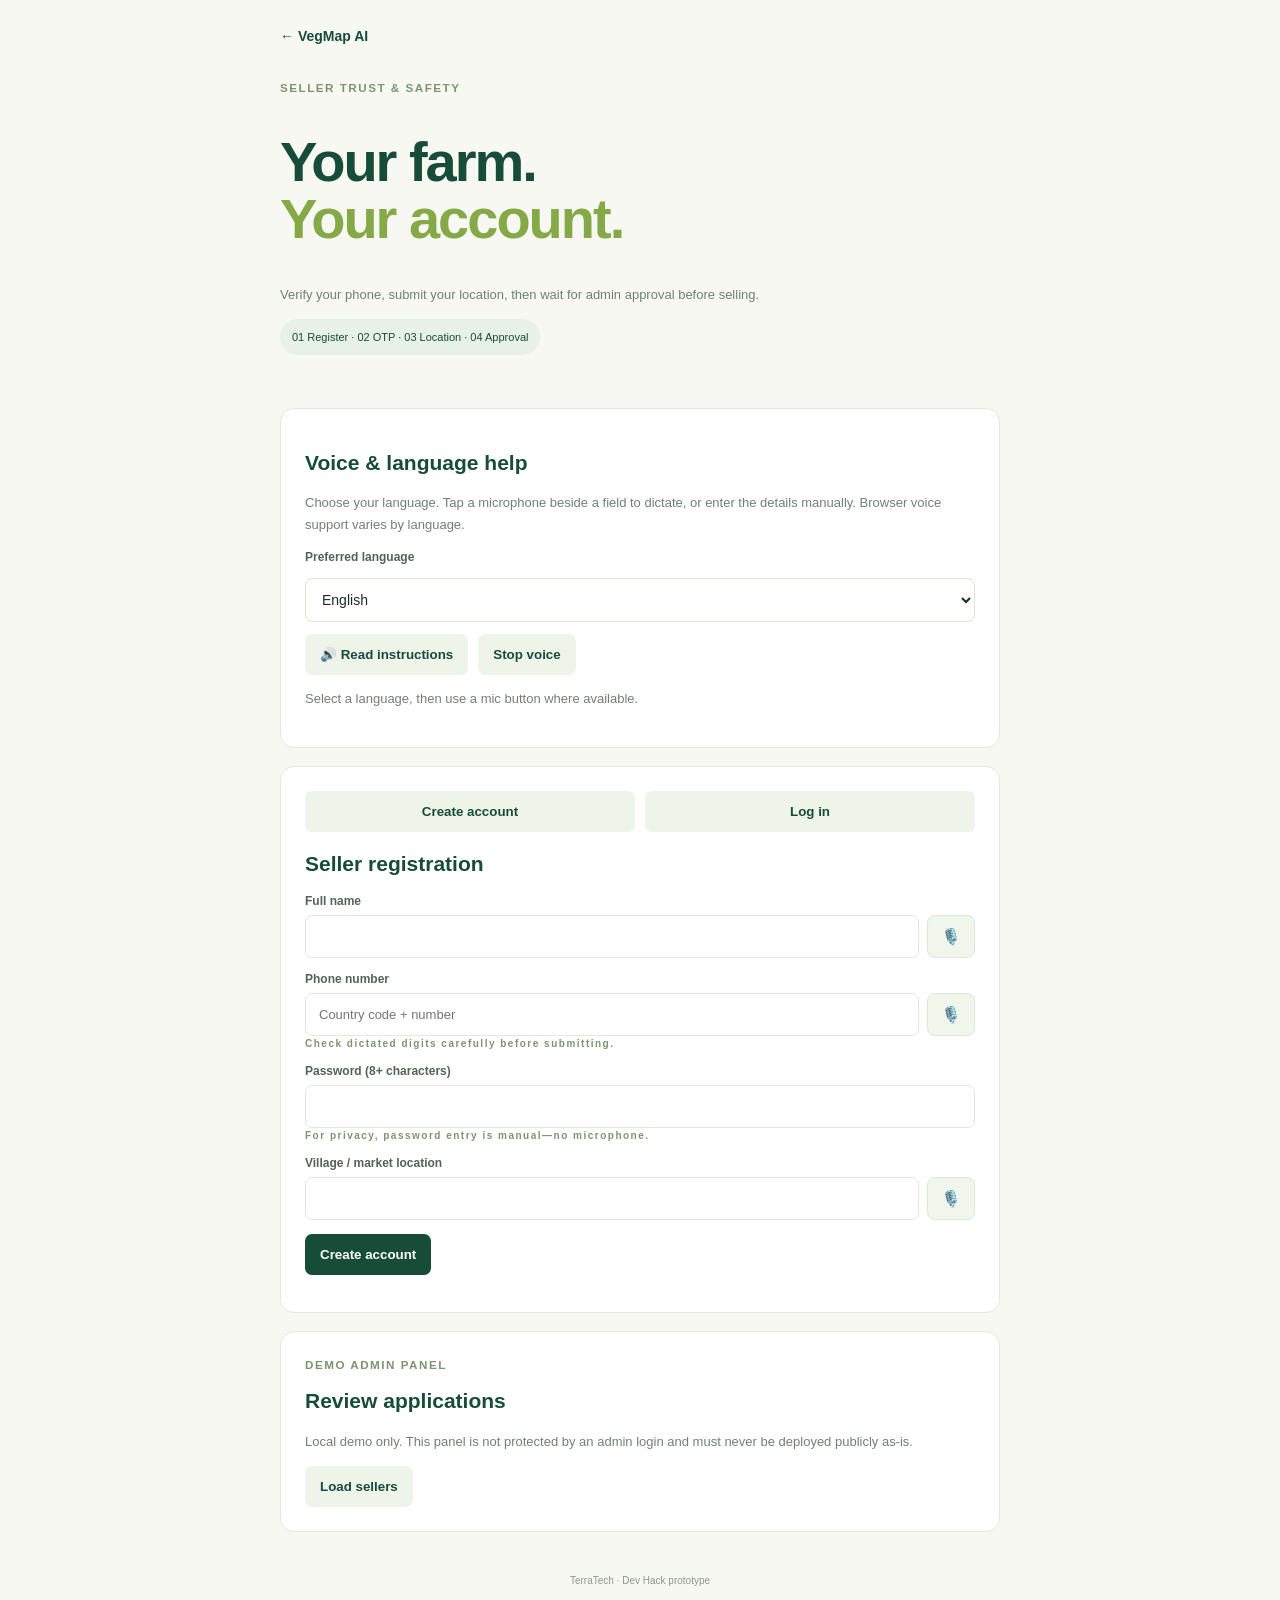
<file: seller.html>
<!doctype html><html><head><meta charset="utf-8"><meta name="viewport" content="width=device-width,initial-scale=1"><title>Seller Security | VegMap AI</title><link rel="stylesheet" href="/seller.css"></head><body><main><a href="/">← VegMap AI</a><header><small>SELLER TRUST & SAFETY</small><h1>Your farm.<br><em>Your account.</em></h1><p>Verify your phone, submit your location, then wait for admin approval before selling.</p><div class="steps">01 Register · 02 OTP · 03 Location · 04 Approval</div></header><section class="panel voice-panel">
<h2>Voice & language help</h2>
<p>Choose your language. Tap a microphone beside a field to dictate, or enter the details manually. Browser voice support varies by language.</p>
<label for="voiceLanguage">Preferred language</label>
<select id="voiceLanguage" class="language-select">
<option value="en-IN">English</option><option value="kn-IN">Kannada</option><option value="ml-IN">Malayalam</option><option value="hi-IN">Hindi</option><option value="tcy-IN">Tulu (experimental; may not be supported)</option>
</select>
<div class="voice-actions"><button type="button" class="secondary" id="speakHelp">🔊 Read instructions</button><button type="button" class="secondary" id="stopSpeech">Stop voice</button></div>
<p id="voiceMsg" aria-live="polite">Select a language, then use a mic button where available.</p>
</section>
<section class="panel" id="auth"><div class="tabs"><button data-tab="register">Create account</button><button data-tab="login">Log in</button></div><form id="register"><h2>Seller registration</h2><label>Full name<div class="input-with-mic"><input id="name" autocomplete="name" required><button type="button" class="mic" data-mic="name" aria-label="Dictate full name">🎙️</button></div></label>
<label>Phone number<div class="input-with-mic"><input id="phone" inputmode="tel" autocomplete="tel" required placeholder="Country code + number"><button type="button" class="mic" data-mic="phone" aria-label="Dictate phone number">🎙️</button></div><small>Check dictated digits carefully before submitting.</small></label>
<label>Password (8+ characters)<input id="password" type="password" minlength="8" autocomplete="new-password" required><small>For privacy, password entry is manual—no microphone.</small></label>
<label>Village / market location<div class="input-with-mic"><input id="regloc" autocomplete="address-level2" required><button type="button" class="mic" data-mic="regloc" aria-label="Dictate village or market location">🎙️</button></div></label><button class="primary">Create account</button></form><form id="login" hidden><h2>Welcome back</h2><label>Phone<div class="input-with-mic"><input id="lphone" autocomplete="tel" required><button type="button" class="mic" data-mic="lphone" aria-label="Dictate phone number">🎙️</button></div></label><label>Password<input id="lpass" type="password" required></label><button class="primary">Log in</button></form><p id="message"></p></section><section class="panel" id="otpPanel" hidden><h2>Verify phone</h2><p>Demo only: the code is shown on screen because SMS is not connected.</p><button class="primary" id="requestOtp">Generate demo OTP</button><label>6-digit OTP<input id="otp" inputmode="numeric" maxlength="6"></label><button class="primary" id="verifyOtp">Verify phone</button><p id="otpMsg"></p></section><section class="panel" id="locPanel" hidden><h2>Location check</h2><label>Declared village / market<input id="declared"></label><button class="secondary" id="getGps">📍 Use my device location</button><p id="gpsMsg" aria-live="polite">GPS not captured. Your browser will ask permission when you tap the button.</p>
<details class="manual-coords"><summary>GPS unavailable? Enter coordinates manually</summary><p>Enter coordinates from a trusted map. Manual coordinates are not proof of farm ownership.</p><div class="coord-grid"><label>Latitude<input id="manualLat" type="number" step="any" min="-90" max="90" placeholder="e.g. 12.9"></label><label>Longitude<input id="manualLon" type="number" step="any" min="-180" max="180" placeholder="e.g. 74.8"></label></div><button type="button" class="secondary" id="useManual">Use these coordinates</button></details>
<button class="primary" id="submitLoc">Submit location for review</button><p id="locMsg"></p></section><section class="panel" id="statusPanel" hidden><h2 id="statusTitle">Application status</h2><p id="statusText"></p><button class="secondary" id="logout">Log out</button></section>
<section class="panel" id="listingPanel" hidden><small>SELLER MARKETPLACE</small><h2>Add a vegetable listing</h2><p>Enter the vegetable, price, available quantity and your market location.</p><form id="listingForm"><label>Shop / farm name<div class="input-with-mic"><input id="shopName" required placeholder="e.g. Green Valley Farm"><button type="button" class="mic" data-mic="shopName" aria-label="Dictate shop name">🎙️</button></div></label><label>Contact number<input id="shopPhone" inputmode="tel" autocomplete="tel" required placeholder="Seller contact number"><small>This number will be shown to buyers on the listing.</small></label><label>Vegetable name<div class="input-with-mic"><input id="vegName" required placeholder="e.g. Tomato"><button type="button" class="mic" data-mic="vegName" aria-label="Dictate vegetable name">🎙️</button></div></label><div class="coord-grid"><label>Price (₹ per unit)<input id="vegPrice" type="number" min="0" step="0.01" required placeholder="e.g. 30"></label><label>Quantity available<input id="vegQuantity" type="number" min="0.01" step="0.01" required placeholder="e.g. 20"></label></div><label>Unit<select id="vegUnit"><option value="kg">kg</option><option value="g">g</option><option value="piece">piece</option><option value="bunch">bunch</option><option value="bag">bag</option></select></label><label>Village / market location<div class="input-with-mic"><input id="vegLocation" required placeholder="e.g. Moodbidri"><button type="button" class="mic" data-mic="vegLocation" aria-label="Dictate listing location">🎙️</button></div></label><button class="primary" type="submit">Publish vegetable</button><p id="listingMsg" aria-live="polite"></p></form><h3>Listings on VegMap</h3><div id="myListings"></div></section><section class="panel"><small>DEMO ADMIN PANEL</small><h2>Review applications</h2><p>Local demo only. This panel is not protected by an admin login and must never be deployed publicly as-is.</p><button class="secondary" id="load">Load sellers</button><div id="queue"></div></section><footer>TerraTech · Dev Hack prototype</footer></main><script src="/seller.js"></script></body></html>
</file>
<file: seller.css>
*{box-sizing:border-box}body{margin:0;background:#f8f8f2;color:#1d2b24;font:14px Arial,sans-serif}main{max-width:720px;width:calc(100% - 30px);margin:28px auto}a{color:#174c38;text-decoration:none;font-weight:bold}header{padding:35px 0}small{letter-spacing:1.5px;color:#7e946e;font-weight:bold}h1{font-size:56px;line-height:1.02;letter-spacing:-2px;color:#174c38}em{color:#85a947;font-style:normal}header p,.panel p{color:#718077;line-height:1.7;font-size:13px}.steps{display:inline-block;background:#e7f1e8;border-radius:25px;padding:12px;color:#174c38;font-size:11px}.panel{background:white;border:1px solid #e2e9df;border-radius:14px;padding:24px;margin:18px 0}h2{color:#174c38}label{display:block;font-size:12px;color:#526457;font-weight:bold;margin:14px 0}input{display:block;width:100%;margin-top:7px;border:1px solid #e1e8df;border-radius:7px;padding:13px;font-size:13px}.primary,.secondary,.tabs button{border:0;border-radius:7px;padding:13px 15px;font-weight:bold;cursor:pointer}.primary{background:#174c38;color:white}.secondary,.tabs button{background:#eef4e9;color:#174c38}.tabs{display:flex;gap:10px;margin-bottom:20px}.tabs button{flex:1}.queue-item{border:1px solid #e2e9df;border-radius:8px;padding:12px;margin-top:10px;font-size:12px}.queue-item button{margin:8px 6px 0 0}footer{text-align:center;color:#8c978d;font-size:10px;padding:25px}button:disabled{opacity:.6}
.language-select{display:block;width:100%;padding:12px;border:1px solid #dce5d8;border-radius:8px;background:#fff;color:#1d2b24;font-size:14px;margin-top:7px}
.voice-actions{display:flex;gap:10px;flex-wrap:wrap;margin:12px 0}
.input-with-mic{display:flex;align-items:center;gap:8px}
.input-with-mic input{flex:1;min-width:0}
.mic{margin-top:7px;flex:0 0 auto;border:1px solid #dbe7d8;border-radius:8px;background:#f1f6ed;padding:11px 13px;cursor:pointer;font-size:16px}
.mic:focus-visible,.primary:focus-visible,.secondary:focus-visible{outline:3px solid #a4c875;outline-offset:2px}
.mic:disabled{opacity:.5;cursor:wait}
.manual-coords{margin:15px 0;padding:12px;background:#f7faf5;border-radius:8px;color:#526457;font-size:13px}
.manual-coords summary{cursor:pointer;font-weight:bold;color:#174c38}
.coord-grid{display:grid;grid-template-columns:1fr 1fr;gap:10px}
.coord-grid label{margin-bottom:8px}
@media(max-width:480px){h1{font-size:42px}.panel{padding:18px}.coord-grid{grid-template-columns:1fr}}
</file>
